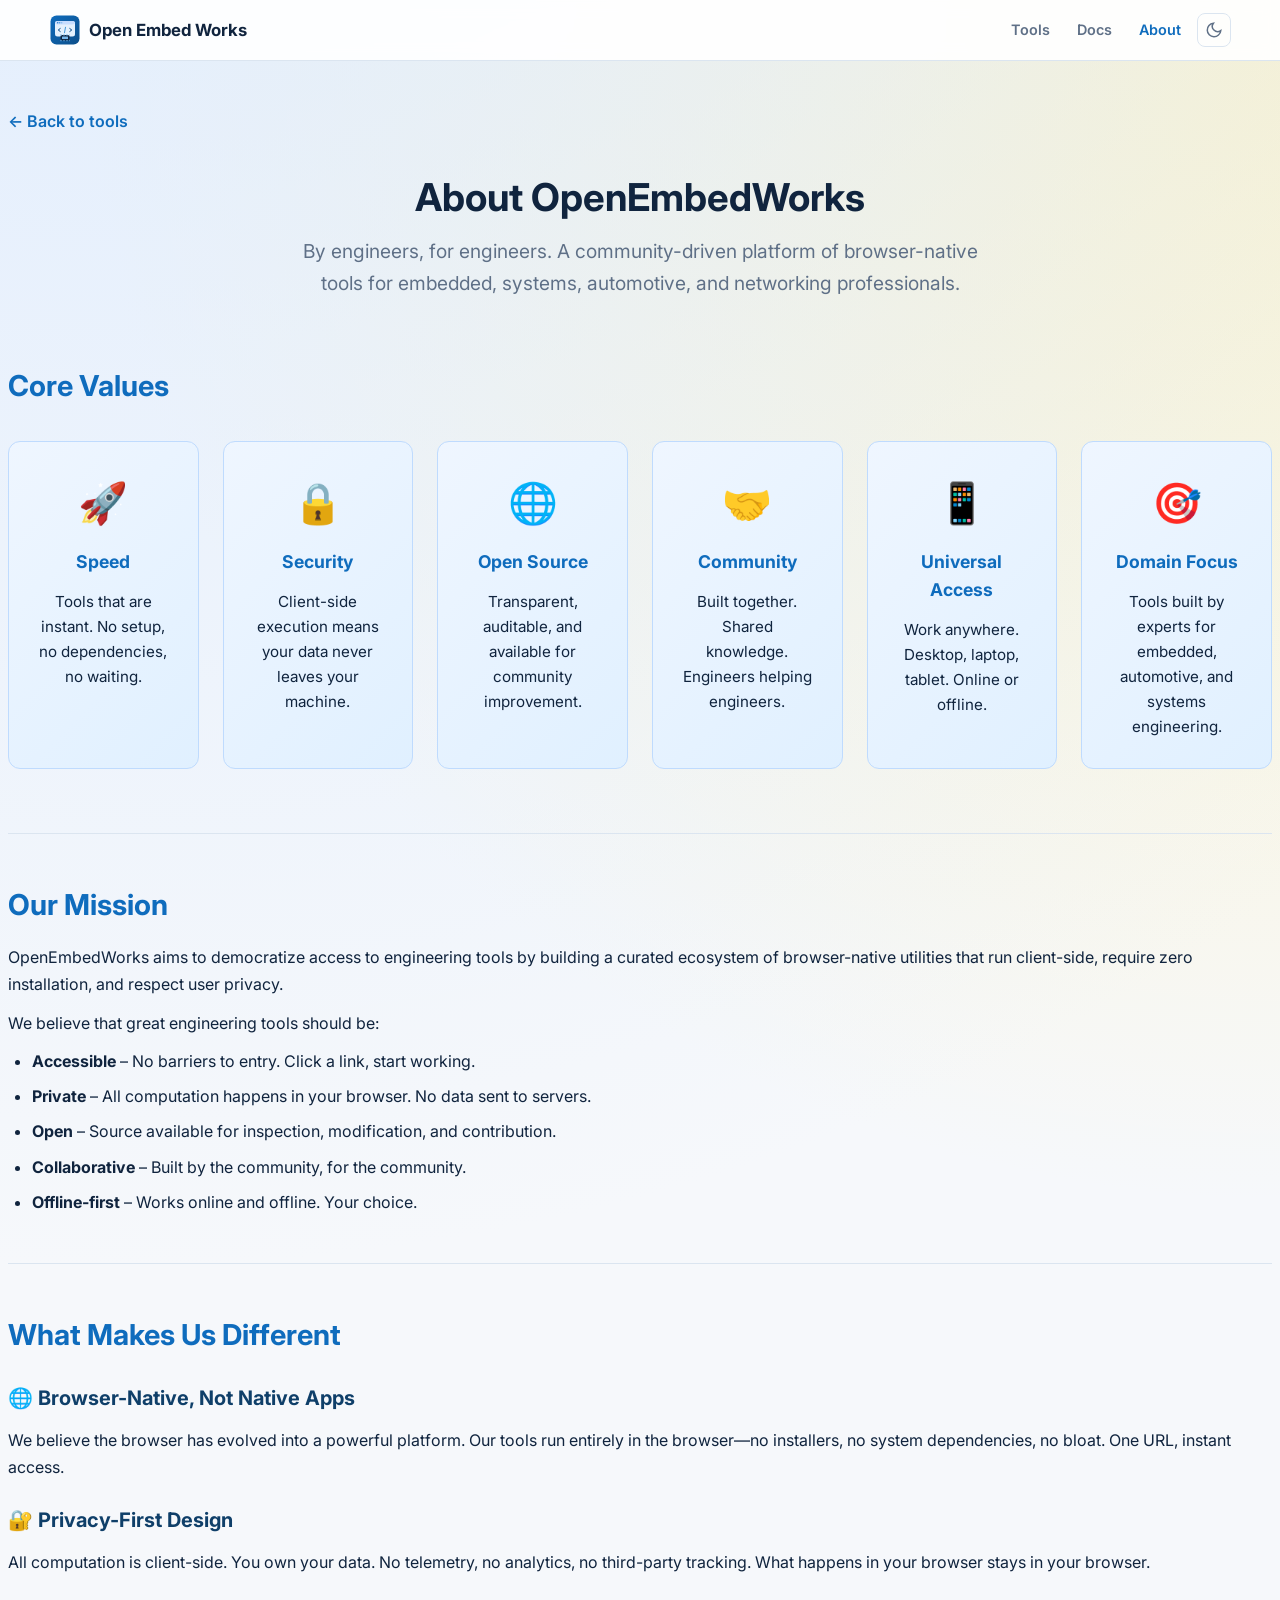
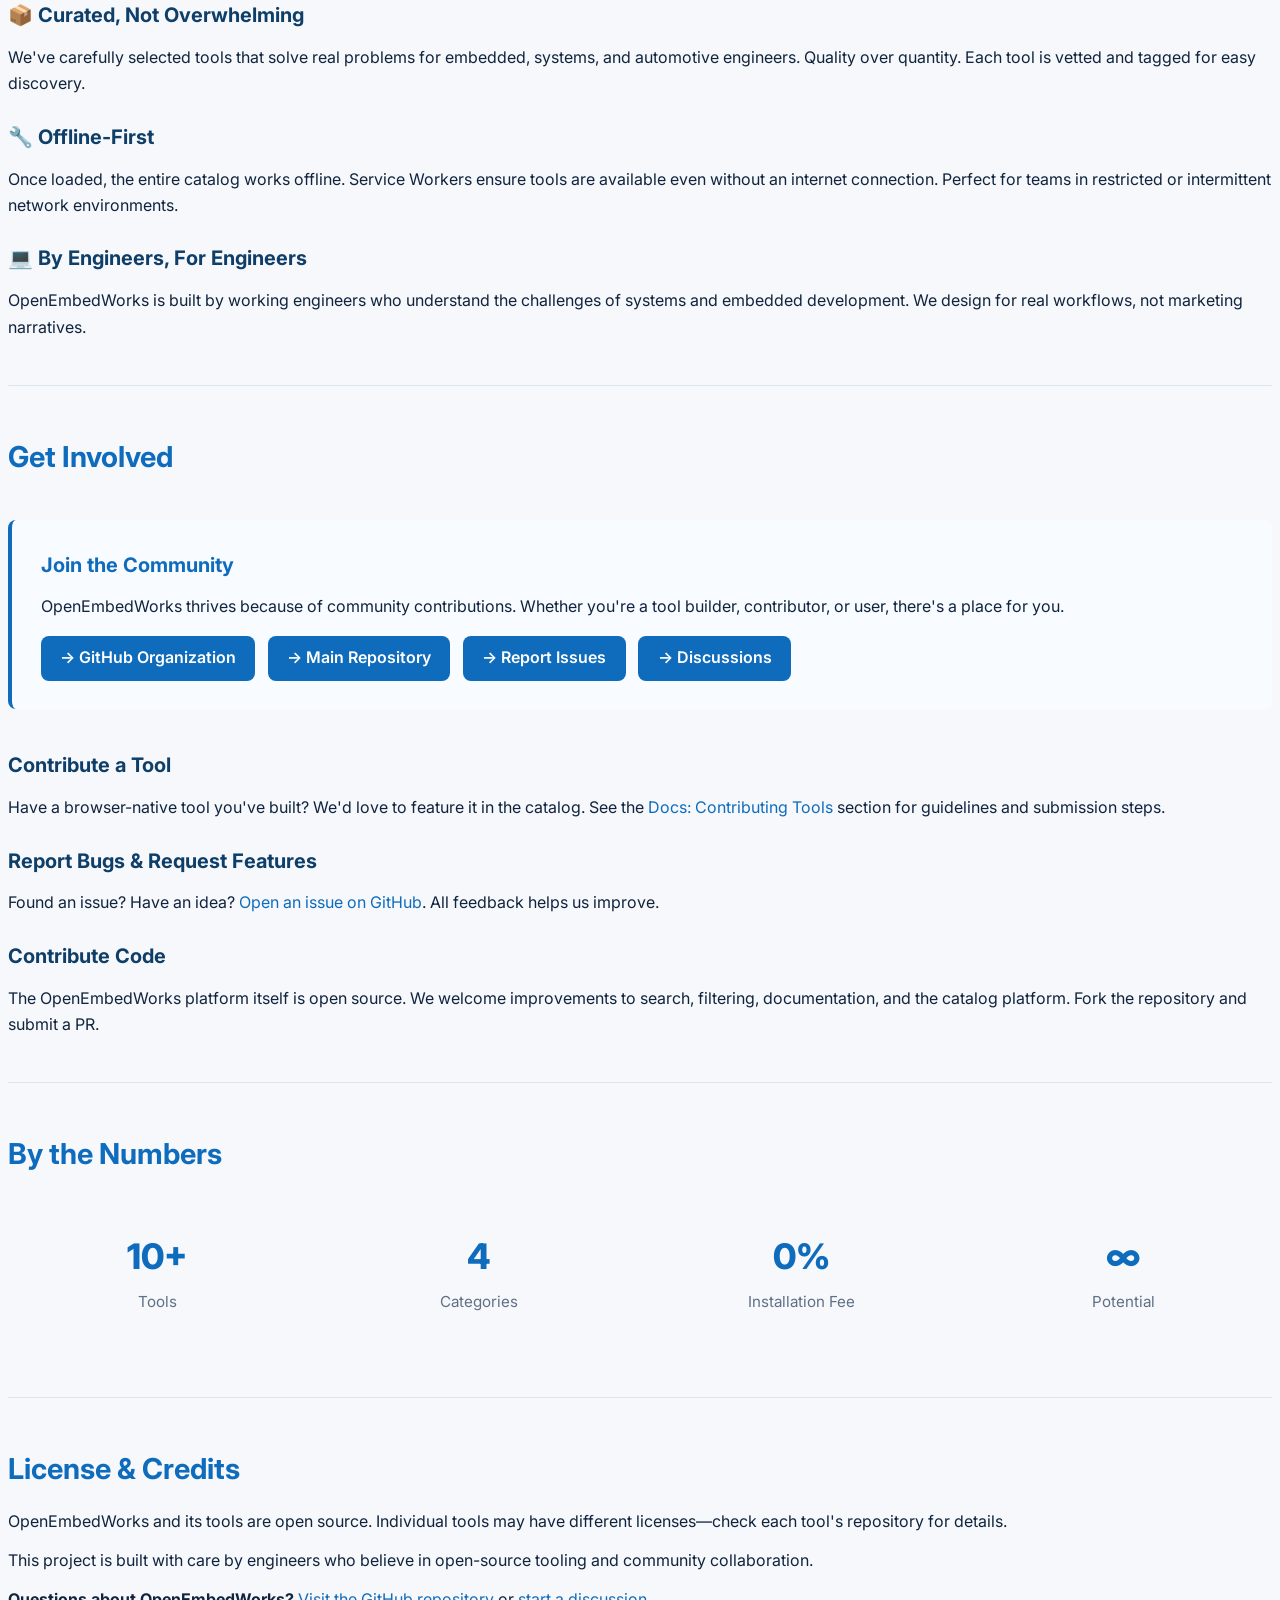
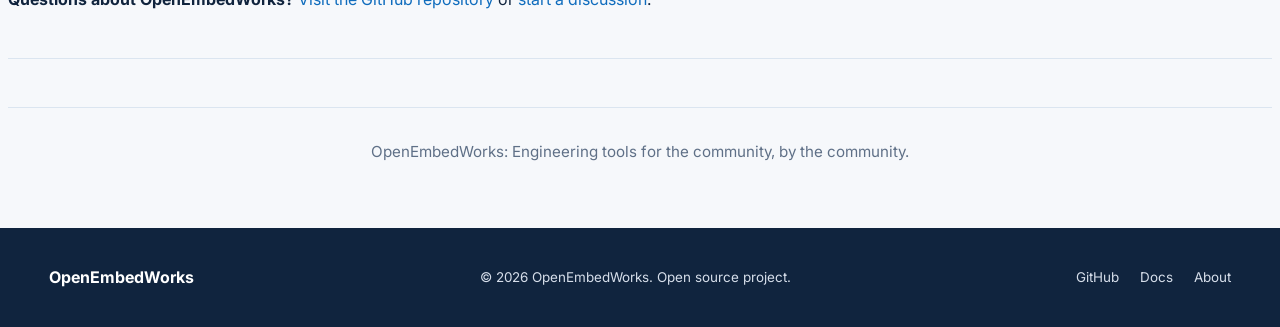
<file: about.html>
<!DOCTYPE html>
<html lang="en">
<head>
  <meta charset="UTF-8" />
  <!-- Prevent flash of wrong theme before CSS renders -->
  <script>try{var t=localStorage.getItem('oew-theme');if(t==='dark'||(t===null&&matchMedia('(prefers-color-scheme:dark)').matches))document.documentElement.setAttribute('data-theme','dark')}catch(e){}</script>
  <meta name="viewport" content="width=device-width, initial-scale=1.0" />
  <title>About | OpenEmbedWorks</title>
  <meta name="description" content="Learn about OpenEmbedWorks: a community-driven, open-source platform for browser-native engineering tools." />
  <meta name="robots" content="index, follow" />
  <link rel="canonical" href="https://openembedworks.github.io/about.html" />

  <!-- Preconnect for fonts -->
  <link rel="preconnect" href="https://fonts.googleapis.com" />
  <link rel="preconnect" href="https://fonts.gstatic.com" crossorigin />
  <link
    href="https://fonts.googleapis.com/css2?family=Inter:wght@400;500;600;700;800&family=JetBrains+Mono:wght@400;500&display=swap"
    rel="stylesheet"
  />

  <!-- Stylesheet -->
  <link rel="stylesheet" href="./assets/css/style.css" />
  <meta name="theme-color" content="#1e293b" />

  <style>
    .about-container {
      max-width: 900px;
      margin: 0 auto;
    }

    .about-hero {
      text-align: center;
      margin-bottom: 4rem;
    }

    .about-hero h1 {
      font-size: 2.4rem;
      margin-bottom: .5rem;
      color: var(--color-text);
    }

    .about-hero p {
      font-size: 1.2rem;
      color: var(--color-muted);
      max-width: 700px;
      margin: 0 auto 1.5rem;
      line-height: 1.65;
    }

    .about-section {
      margin-bottom: 3rem;
      padding-bottom: 2rem;
      border-bottom: 1px solid var(--color-border);
    }

    .about-section:last-child {
      border-bottom: none;
    }

    .about-section h2 {
      font-size: 1.8rem;
      margin-bottom: 1rem;
      color: var(--color-primary);
    }

    .about-section h3 {
      font-size: 1.25rem;
      margin-top: 1.5rem;
      margin-bottom: .8rem;
      color: #0f3f69;
    }

    .about-section p {
      font-size: 1rem;
      line-height: 1.65;
      color: var(--color-text);
      margin-bottom: .8rem;
    }

    .about-section ul {
      margin-left: 1.5rem;
      margin-bottom: 1rem;
    }

    .about-section li {
      font-size: 1rem;
      line-height: 1.6;
      color: var(--color-text);
      margin-bottom: .6rem;
    }

    .values-grid {
      display: grid;
      grid-template-columns: repeat(6, 1fr);
      gap: 1.5rem;
      margin: 2rem 0;
    }

    .value-card {
      background: linear-gradient(135deg, #eff6ff 0%, #e0f0ff 100%);
      border: 1px solid #bfdbfe;
      border-radius: 12px;
      padding: 1.8rem;
      text-align: center;
    }

    .value-card h3 {
      font-size: 1.1rem;
      margin-top: 0;
      color: var(--color-primary);
    }

    .value-card p {
      font-size: .95rem;
      margin-bottom: 0;
    }

    .value-emoji {
      font-size: 2.5rem;
      margin-bottom: .8rem;
      display: block;
    }

    .community-cta {
      background: #f8fbff;
      border-left: 4px solid var(--color-primary);
      border-radius: 8px;
      padding: 1.8rem;
      margin: 2.5rem 0;
    }

    .community-cta h3 {
      font-size: 1.25rem;
      margin-top: 0;
      color: var(--color-primary);
    }

    .community-cta p {
      font-size: 1rem;
      margin-bottom: 1rem;
    }

    .community-links {
      display: flex;
      flex-wrap: wrap;
      gap: .8rem;
    }

    .community-links a {
      display: inline-block;
      background: var(--color-primary);
      color: #fff;
      padding: .6rem 1.2rem;
      border-radius: 8px;
      font-weight: 600;
      text-decoration: none;
    }

    .community-links a:hover {
      background: #0d4f8a;
      text-decoration: none;
    }

    .back-link {
      display: inline-block;
      margin-bottom: 2rem;
      color: var(--color-primary);
      font-weight: 600;
    }

    .back-link:hover {
      text-decoration: underline;
    }

    .stats-row {
      display: grid;
      grid-template-columns: repeat(auto-fit, minmax(180px, 1fr));
      gap: 1.5rem;
      margin: 2rem 0;
      text-align: center;
    }

    .stat-item {
      padding: 1.2rem;
    }

    .stat-number {
      font-size: 2.2rem;
      font-weight: 800;
      color: var(--color-primary);
      margin-bottom: .3rem;
    }

    .stat-label {
      font-size: .95rem;
      color: var(--color-muted);
    }

    @media (max-width: 760px) {
      .about-hero h1 {
        font-size: 1.8rem;
      }

      .about-hero p {
        font-size: 1.05rem;
      }

      .about-section h2 {
        font-size: 1.4rem;
      }

      .values-grid {
        grid-template-columns: 1fr;
      }

      .community-links {
        flex-direction: column;
      }

      .community-links a {
        width: 100%;
        text-align: center;
      }
    }

    [data-theme="dark"] .about-section h3 { color: #7ec8e3; }

    [data-theme="dark"] .value-card {
      background: linear-gradient(135deg, #1a2a40 0%, #0d2035 100%);
      border-color: #2d4a66;
    }

    [data-theme="dark"] .community-cta { background: #161b22; }
  </style>
</head>
<body>

  <!-- NAVIGATION -->
  <nav class="site-nav" aria-label="Main navigation">
    <div class="container">
      <a href="./" class="nav-brand" aria-label="OpenEmbedWorks home">
        <img src="./assets/oew-logo.svg" class="nav-logo" width="32" height="32" alt="" aria-hidden="true" />
        <span>Open Embed Works</span>
      </a>

      <div class="nav-right">
        <ul class="nav-links" role="list">
          <li><a href="./#tools">Tools</a></li>
          <li><a href="./docs.html">Docs</a></li>
          <li><a href="./about.html" aria-current="page">About</a></li>
        </ul>
        <button class="theme-toggle" id="theme-toggle" aria-label="Toggle theme" title="Toggle dark/light theme">
          <svg class="icon-moon" width="18" height="18" viewBox="0 0 24 24" fill="none" stroke="currentColor" stroke-width="2" aria-hidden="true"><path d="M21 12.79A9 9 0 1 1 11.21 3 7 7 0 0 0 21 12.79z"/></svg>
          <svg class="icon-sun" width="18" height="18" viewBox="0 0 24 24" fill="none" stroke="currentColor" stroke-width="2" aria-hidden="true"><circle cx="12" cy="12" r="5"/><line x1="12" y1="1" x2="12" y2="3"/><line x1="12" y1="21" x2="12" y2="23"/><line x1="4.22" y1="4.22" x2="5.64" y2="5.64"/><line x1="18.36" y1="18.36" x2="19.78" y2="19.78"/><line x1="1" y1="12" x2="3" y2="12"/><line x1="21" y1="12" x2="23" y2="12"/><line x1="4.22" y1="19.78" x2="5.64" y2="18.36"/><line x1="18.36" y1="5.64" x2="19.78" y2="4.22"/></svg>
        </button>
      </div>
    </div>
  </nav>

  <!-- MAIN CONTENT -->
  <main class="tools-sections" style="padding: 3rem 0 4rem;">
    <div class="container about-container">
      <a href="./#tools" class="back-link">← Back to tools</a>

      <section class="about-hero">
        <h1>About OpenEmbedWorks</h1>
        <p>
          By engineers, for engineers. A community-driven platform of browser-native tools for embedded, systems, automotive, and networking professionals.
        </p>
      </section>

      <!-- Core Values -->
      <section class="about-section">
        <h2>Core Values</h2>

        <div class="values-grid">
          <div class="value-card">
            <span class="value-emoji">🚀</span>
            <h3>Speed</h3>
            <p>Tools that are instant. No setup, no dependencies, no waiting.</p>
          </div>

          <div class="value-card">
            <span class="value-emoji">🔒</span>
            <h3>Security</h3>
            <p>Client-side execution means your data never leaves your machine.</p>
          </div>

          <div class="value-card">
            <span class="value-emoji">🌐</span>
            <h3>Open Source</h3>
            <p>Transparent, auditable, and available for community improvement.</p>
          </div>

          <div class="value-card">
            <span class="value-emoji">🤝</span>
            <h3>Community</h3>
            <p>Built together. Shared knowledge. Engineers helping engineers.</p>
          </div>

          <div class="value-card">
            <span class="value-emoji">📱</span>
            <h3>Universal Access</h3>
            <p>Work anywhere. Desktop, laptop, tablet. Online or offline.</p>
          </div>

          <div class="value-card">
            <span class="value-emoji">🎯</span>
            <h3>Domain Focus</h3>
            <p>Tools built by experts for embedded, automotive, and systems engineering.</p>
          </div>
        </div>
      </section>

      <!-- Mission & Vision -->
      <section class="about-section">
        <h2>Our Mission</h2>

        <p>
          OpenEmbedWorks aims to democratize access to engineering tools by building a curated ecosystem of browser-native utilities that run client-side, require zero installation, and respect user privacy.
        </p>

        <p>
          We believe that great engineering tools should be:
        </p>

        <ul>
          <li><strong>Accessible</strong> – No barriers to entry. Click a link, start working.</li>
          <li><strong>Private</strong> – All computation happens in your browser. No data sent to servers.</li>
          <li><strong>Open</strong> – Source available for inspection, modification, and contribution.</li>
          <li><strong>Collaborative</strong> – Built by the community, for the community.</li>
          <li><strong>Offline-first</strong> – Works online and offline. Your choice.</li>
        </ul>
      </section>

      <!-- What Makes Us Different -->
      <section class="about-section">
        <h2>What Makes Us Different</h2>

        <h3>🌐 Browser-Native, Not Native Apps</h3>
        <p>
          We believe the browser has evolved into a powerful platform. Our tools run entirely in the browser—no installers, no system dependencies, no bloat. One URL, instant access.
        </p>

        <h3>🔐 Privacy-First Design</h3>
        <p>
          All computation is client-side. You own your data. No telemetry, no analytics, no third-party tracking. What happens in your browser stays in your browser.
        </p>

        <h3>📦 Curated, Not Overwhelming</h3>
        <p>
          We've carefully selected tools that solve real problems for embedded, systems, and automotive engineers. Quality over quantity. Each tool is vetted and tagged for easy discovery.
        </p>

        <h3>🔧 Offline-First</h3>
        <p>
          Once loaded, the entire catalog works offline. Service Workers ensure tools are available even without an internet connection. Perfect for teams in restricted or intermittent network environments.
        </p>

        <h3>💻 By Engineers, For Engineers</h3>
        <p>
          OpenEmbedWorks is built by working engineers who understand the challenges of systems and embedded development. We design for real workflows, not marketing narratives.
        </p>
      </section>

      <!-- Getting Started -->
      <section class="about-section">
        <h2>Get Involved</h2>

        <div class="community-cta">
          <h3>Join the Community</h3>
          <p>
            OpenEmbedWorks thrives because of community contributions. Whether you're a tool builder, contributor, or user, there's a place for you.
          </p>

          <div class="community-links">
            <a href="https://github.com/openembedworks" target="_blank" rel="noopener noreferrer">
              → GitHub Organization
            </a>
            <a href="https://github.com/openembedworks/openembedworks.github.io" target="_blank" rel="noopener noreferrer">
              → Main Repository
            </a>
            <a href="https://github.com/openembedworks/openembedworks.github.io/issues" target="_blank" rel="noopener noreferrer">
              → Report Issues
            </a>
            <a href="https://github.com/openembedworks/openembedworks.github.io/discussions" target="_blank" rel="noopener noreferrer">
              → Discussions
            </a>
          </div>
        </div>

        <h3>Contribute a Tool</h3>
        <p>
          Have a browser-native tool you've built? We'd love to feature it in the catalog. See the <a href="./docs.html#contributing">Docs: Contributing Tools</a> section for guidelines and submission steps.
        </p>

        <h3>Report Bugs & Request Features</h3>
        <p>
          Found an issue? Have an idea? <a href="https://github.com/openembedworks/openembedworks.github.io/issues" target="_blank">Open an issue on GitHub</a>. All feedback helps us improve.
        </p>

        <h3>Contribute Code</h3>
        <p>
          The OpenEmbedWorks platform itself is open source. We welcome improvements to search, filtering, documentation, and the catalog platform. Fork the repository and submit a PR.
        </p>
      </section>

      <!-- Stats -->
      <section class="about-section">
        <h2>By the Numbers</h2>
        <div class="stats-row">
          <div class="stat-item">
            <div class="stat-number">10+</div>
            <div class="stat-label">Tools</div>
          </div>
          <div class="stat-item">
            <div class="stat-number">4</div>
            <div class="stat-label">Categories</div>
          </div>
          <div class="stat-item">
            <div class="stat-number">0%</div>
            <div class="stat-label">Installation Fee</div>
          </div>
          <div class="stat-item">
            <div class="stat-number">∞</div>
            <div class="stat-label">Potential</div>
          </div>
        </div>
      </section>

      <!-- License & Credits -->
      <section class="about-section">
        <h2>License & Credits</h2>

        <p>
          OpenEmbedWorks and its tools are open source. Individual tools may have different licenses—check each tool's repository for details.
        </p>

        <p>
          This project is built with care by engineers who believe in open-source tooling and community collaboration.
        </p>

        <p>
          <strong>Questions about OpenEmbedWorks?</strong> <a href="https://github.com/openembedworks/openembedworks.github.io" target="_blank">Visit the GitHub repository</a> or <a href="https://github.com/openembedworks/openembedworks.github.io/discussions" target="_blank">start a discussion</a>.
        </p>
      </section>

      <div style="margin-top: 3rem; padding-top: 2rem; border-top: 1px solid var(--color-border); text-align: center;">
        <p style="color: var(--color-muted); font-size: .95rem;">
          OpenEmbedWorks: Engineering tools for the community, by the community.
        </p>
      </div>
    </div>
  </main>

  <!-- FOOTER -->
  <footer class="site-footer" role="contentinfo">
    <div class="container">
      <div class="footer-inner">
        <span class="footer-brand">OpenEmbedWorks</span>
        <p class="footer-copy">
          &copy; <span id="footer-year"></span> OpenEmbedWorks. Open source project.
        </p>
        <ul class="footer-links" role="list">
          <li><a href="https://github.com/openembedworks" target="_blank" rel="noopener noreferrer">GitHub</a></li>
          <li><a href="./docs.html">Docs</a></li>
          <li><a href="./about.html">About</a></li>
        </ul>
      </div>
    </div>
  </footer>

  <script src="./assets/js/theme.js" defer></script>
  <script>
    document.getElementById('footer-year').textContent = new Date().getFullYear();
  </script>

</body>
</html>
</file>
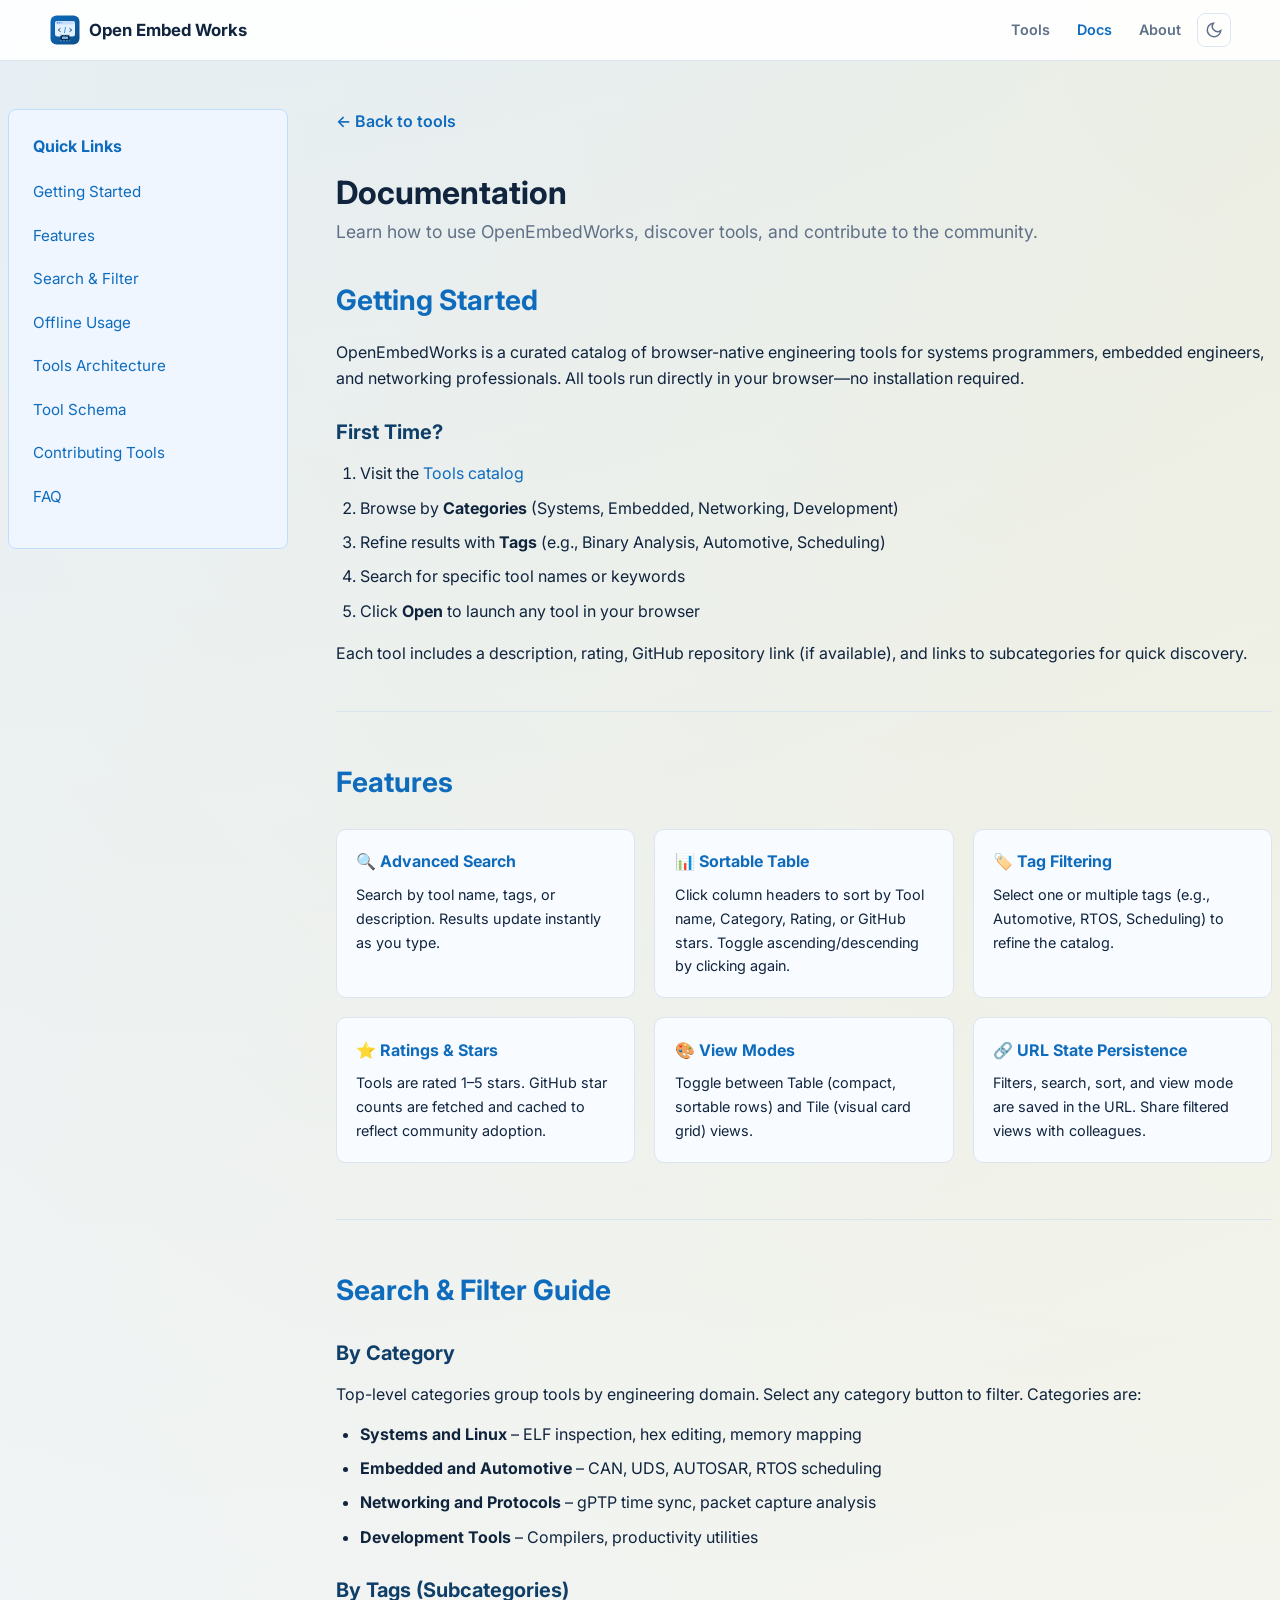
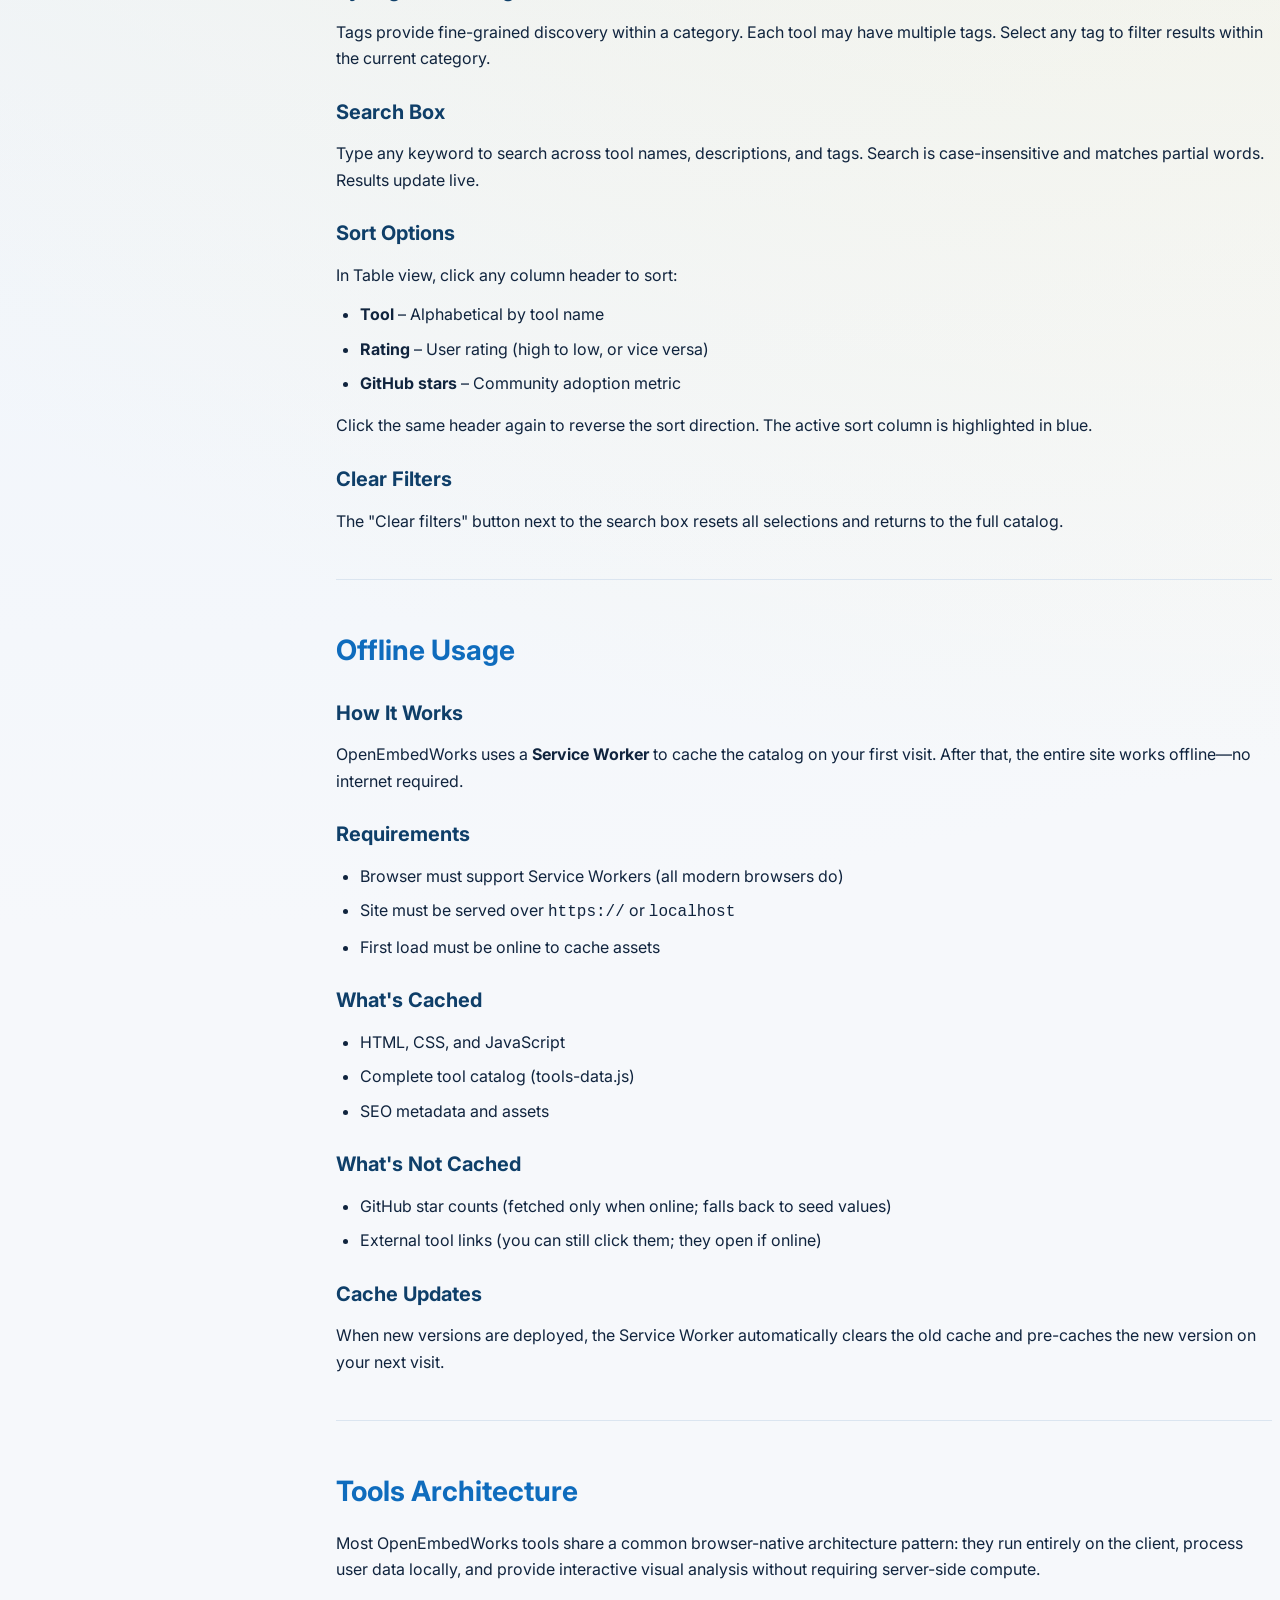
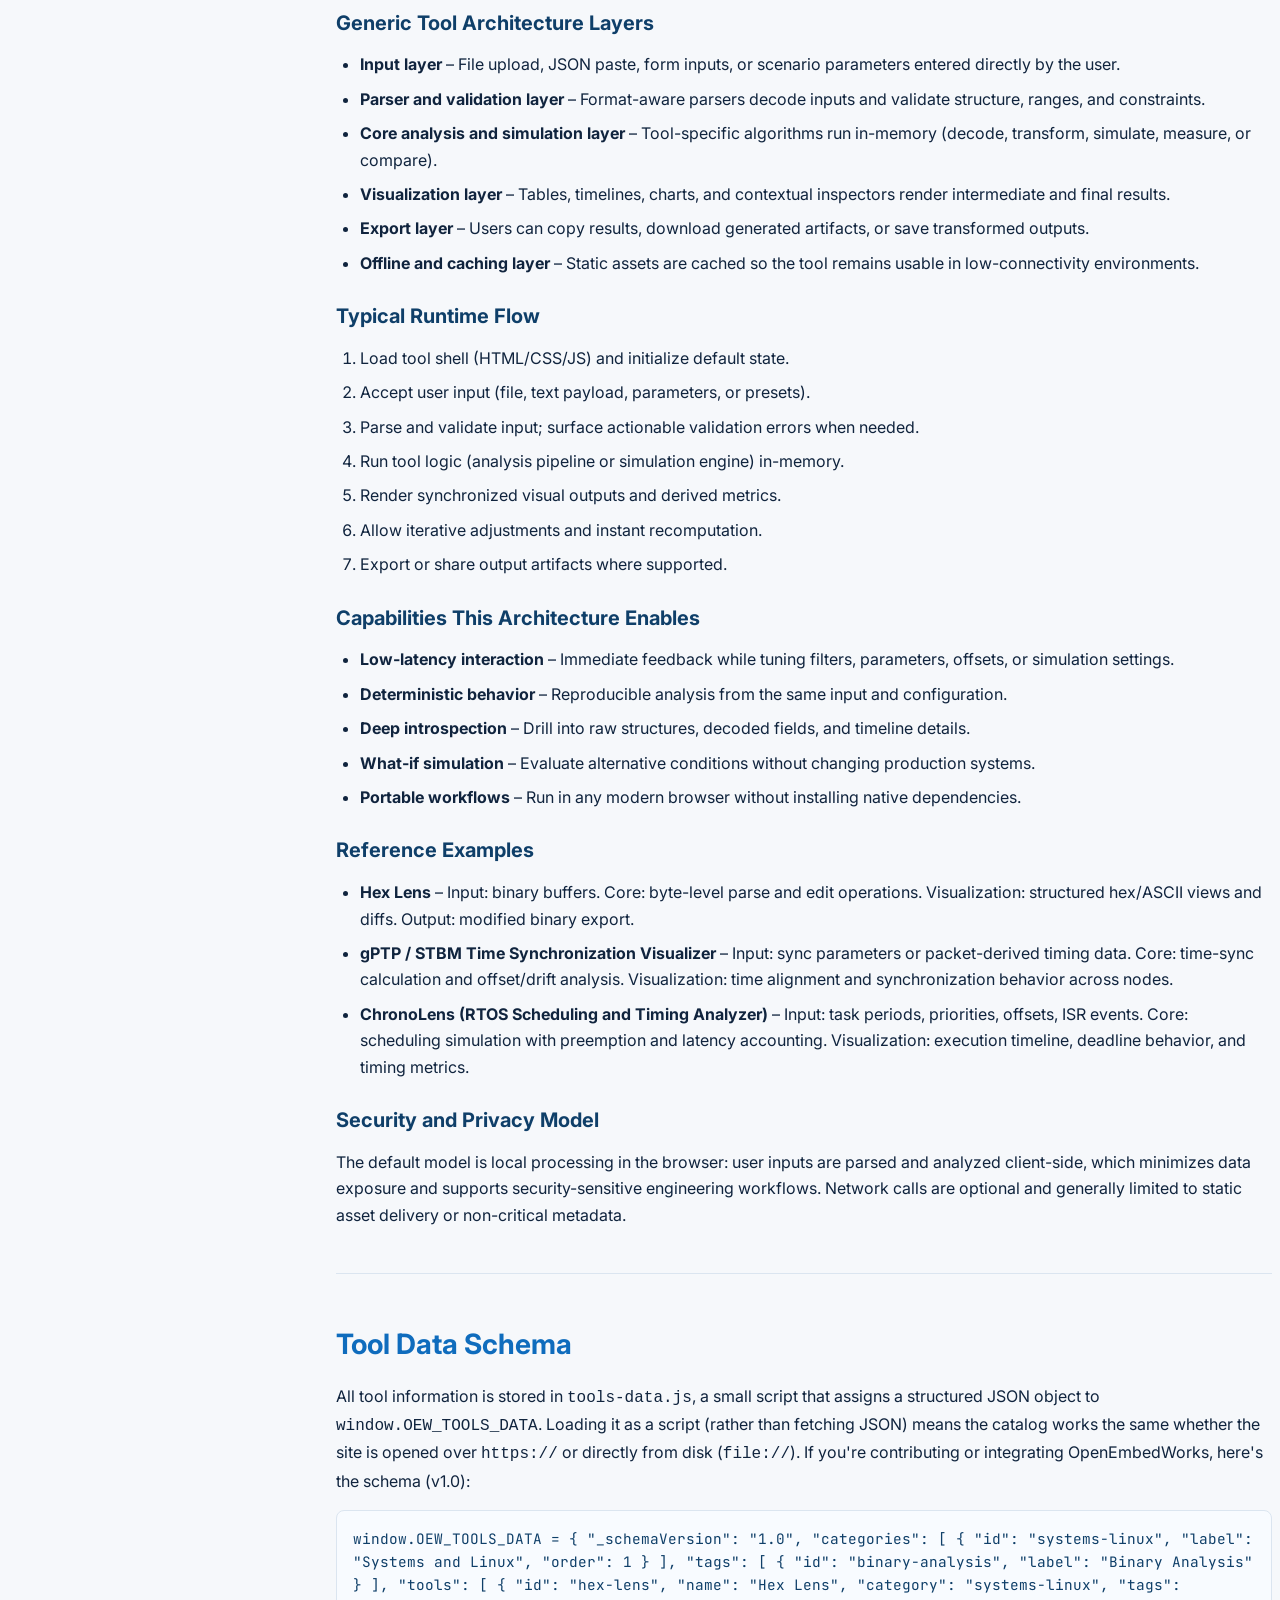
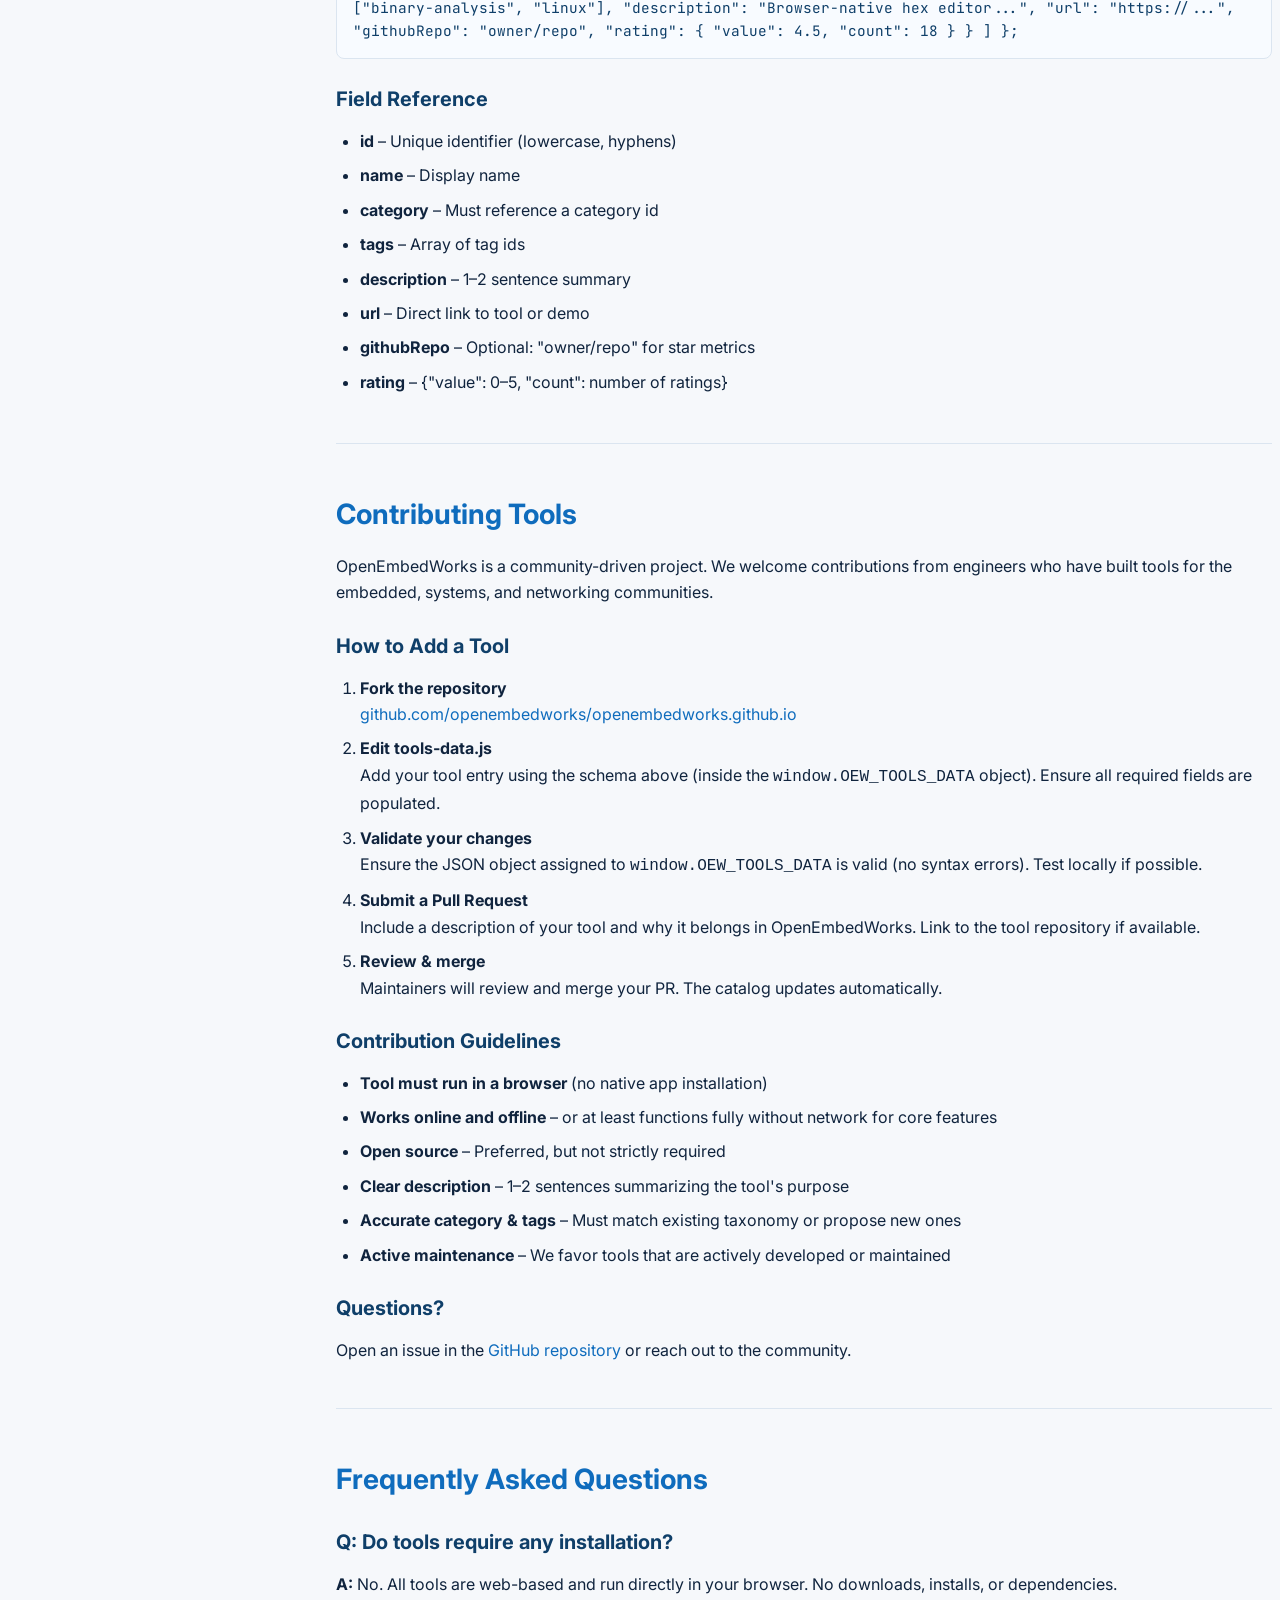
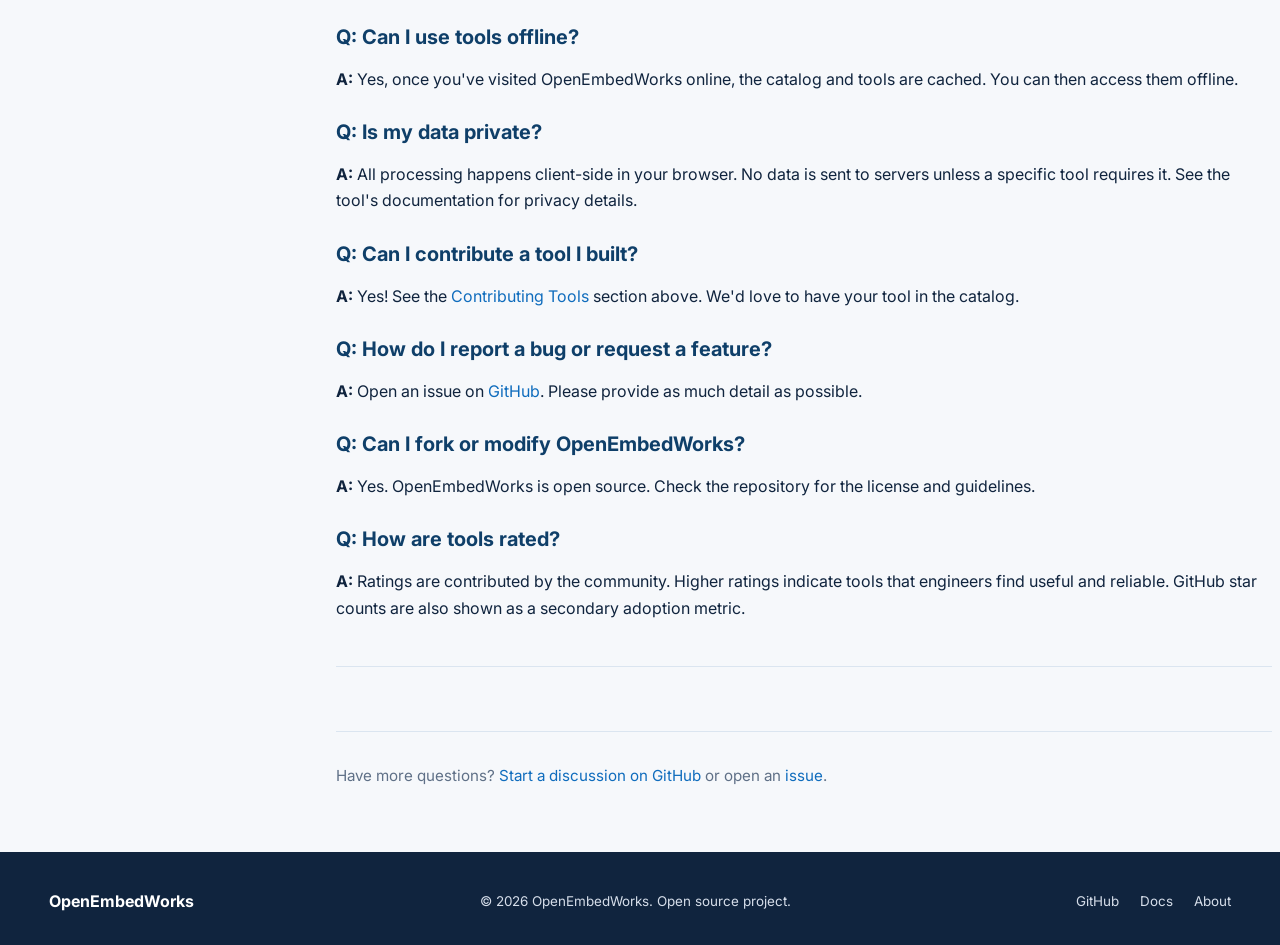
<file: docs.html>
<!DOCTYPE html>
<html lang="en">
<head>
  <meta charset="UTF-8" />
  <!-- Prevent flash of wrong theme before CSS renders -->
  <script>try{var t=localStorage.getItem('oew-theme');if(t==='dark'||(t===null&&matchMedia('(prefers-color-scheme:dark)').matches))document.documentElement.setAttribute('data-theme','dark')}catch(e){}</script>
  <meta name="viewport" content="width=device-width, initial-scale=1.0" />
  <title>Documentation | OpenEmbedWorks</title>
  <meta name="description" content="Learn how to use OpenEmbedWorks, discover tools, and contribute to the community." />
  <meta name="robots" content="index, follow" />
  <link rel="canonical" href="https://openembedworks.github.io/docs.html" />

  <!-- Preconnect for fonts -->
  <link rel="preconnect" href="https://fonts.googleapis.com" />
  <link rel="preconnect" href="https://fonts.gstatic.com" crossorigin />
  <link
    href="https://fonts.googleapis.com/css2?family=Inter:wght@400;500;600;700;800&family=JetBrains+Mono:wght@400;500&display=swap"
    rel="stylesheet"
  />

  <!-- Stylesheet -->
  <link rel="stylesheet" href="./assets/css/style.css" />
  <meta name="theme-color" content="#1e293b" />

  <style>
    .docs-container {
      max-width: 1200px;
      margin: 0 auto;
      display: grid;
      grid-template-columns: 280px 1fr;
      gap: 3rem;
    }

    .docs-sidebar {
      grid-column: 1;
    }

    .docs-content {
      grid-column: 2;
    }

    .docs-section {
      margin-bottom: 3rem;
      padding-bottom: 2rem;
      border-bottom: 1px solid var(--color-border);
    }

    .docs-section:last-child {
      border-bottom: none;
    }

    .docs-section h2 {
      font-size: 1.75rem;
      margin-bottom: 1rem;
      color: var(--color-primary);
    }

    .docs-section h3 {
      font-size: 1.25rem;
      margin-top: 1.5rem;
      margin-bottom: .8rem;
      color: #0f3f69;
    }

    .docs-section p,
    .docs-section li {
      font-size: 1rem;
      line-height: 1.65;
      color: var(--color-text);
      margin-bottom: .8rem;
    }

    .docs-section ul,
    .docs-section ol {
      margin-left: 1.5rem;
      margin-bottom: 1rem;
    }

    .docs-section li {
      margin-bottom: .5rem;
    }

    .code-block {
      background: #f8fbff;
      border: 1px solid var(--color-border);
      border-radius: 8px;
      padding: 1rem;
      font-family: 'JetBrains Mono', monospace;
      font-size: .9rem;
      color: #0f3f69;
      overflow-x: auto;
      margin: 1rem 0;
    }

    .feature-grid {
      display: grid;
      grid-template-columns: repeat(auto-fit, minmax(240px, 1fr));
      gap: 1.2rem;
      margin: 1.5rem 0;
    }

    .feature-card {
      background: #f8fbff;
      border: 1px solid var(--color-border);
      border-radius: 10px;
      padding: 1.2rem;
    }

    .feature-card h4 {
      font-size: 1rem;
      margin-bottom: .5rem;
      color: #0f6cbd;
    }

    .feature-card p {
      font-size: .9rem;
      margin-bottom: 0;
    }

    .back-link {
      display: inline-block;
      margin-bottom: 2rem;
      color: var(--color-primary);
      font-weight: 600;
    }

    .back-link:hover {
      text-decoration: underline;
    }

    .toc {
      background: #eff6ff;
      border: 1px solid #bfdbfe;
      border-radius: 8px;
      padding: 1.5rem;
      position: sticky;
      top: 20px;
    }

    .toc h3 {
      font-size: 1rem;
      margin-top: 0;
      color: var(--color-primary);
      margin-bottom: 1rem;
    }

    .toc ul {
      list-style: none;
      margin-left: 0;
    }

    .toc li {
      margin-bottom: .6rem;
    }

    .toc a {
      color: var(--color-primary);
      text-decoration: none;
      font-size: .95rem;
      display: block;
      padding: .3rem 0;
      transition: color 0.2s;
    }

    .toc a:hover {
      color: #0d4f8a;
      text-decoration: none;
    }

    @media (max-width: 1024px) {
      .docs-container {
        grid-template-columns: 1fr;
        gap: 2rem;
      }

      .docs-sidebar {
        grid-column: 1;
      }

      .docs-content {
        grid-column: 1;
      }

      .toc {
        position: static;
        margin-bottom: 2rem;
      }
    }

    @media (max-width: 760px) {
      .docs-section h2 {
        font-size: 1.4rem;
      }

      .feature-grid {
        grid-template-columns: 1fr;
      }

      .code-block {
        font-size: .85rem;
      }

      .docs-container {
        grid-template-columns: 1fr;
        gap: 1.5rem;
      }

      .toc {
        padding: 1rem;
      }

      .toc h3 {
        font-size: .95rem;
      }
    }
    [data-theme="dark"] .docs-section h3 { color: #7ec8e3; }

    [data-theme="dark"] .code-block {
      background: #1c2533;
      color: #8ec8e8;
      border-color: var(--color-border);
    }

    [data-theme="dark"] .feature-card { background: var(--color-surface); }

    [data-theme="dark"] .feature-card h4 { color: var(--color-primary); }

    [data-theme="dark"] .toc {
      background: #161b22;
      border-color: #30363d;
    }

    [data-theme="dark"] .toc a:hover { color: var(--color-primary); }
  </style>
</head>
<body>

  <!-- NAVIGATION -->
  <nav class="site-nav" aria-label="Main navigation">
    <div class="container">
      <a href="./" class="nav-brand" aria-label="OpenEmbedWorks home">
        <img src="./assets/oew-logo.svg" class="nav-logo" width="32" height="32" alt="" aria-hidden="true" />
        <span>Open Embed Works</span>
      </a>

      <div class="nav-right">
        <ul class="nav-links" role="list">
          <li><a href="./#tools">Tools</a></li>
          <li><a href="./docs.html" aria-current="page">Docs</a></li>
          <li><a href="./about.html">About</a></li>
        </ul>
        <button class="theme-toggle" id="theme-toggle" aria-label="Toggle theme" title="Toggle dark/light theme">
          <svg class="icon-moon" width="18" height="18" viewBox="0 0 24 24" fill="none" stroke="currentColor" stroke-width="2" aria-hidden="true"><path d="M21 12.79A9 9 0 1 1 11.21 3 7 7 0 0 0 21 12.79z"/></svg>
          <svg class="icon-sun" width="18" height="18" viewBox="0 0 24 24" fill="none" stroke="currentColor" stroke-width="2" aria-hidden="true"><circle cx="12" cy="12" r="5"/><line x1="12" y1="1" x2="12" y2="3"/><line x1="12" y1="21" x2="12" y2="23"/><line x1="4.22" y1="4.22" x2="5.64" y2="5.64"/><line x1="18.36" y1="18.36" x2="19.78" y2="19.78"/><line x1="1" y1="12" x2="3" y2="12"/><line x1="21" y1="12" x2="23" y2="12"/><line x1="4.22" y1="19.78" x2="5.64" y2="18.36"/><line x1="18.36" y1="5.64" x2="19.78" y2="4.22"/></svg>
        </button>
      </div>
    </div>
  </nav>

  <!-- MAIN CONTENT -->
  <main class="tools-sections" style="padding: 3rem 0 4rem;">
    <div class="container docs-container">
      <aside class="docs-sidebar">
        <div class="toc">
          <h3>Quick Links</h3>
          <ul>
            <li><a href="#getting-started">Getting Started</a></li>
            <li><a href="#features">Features</a></li>
            <li><a href="#search-filter">Search & Filter</a></li>
            <li><a href="#offline">Offline Usage</a></li>
            <li><a href="#tools-architecture">Tools Architecture</a></li>
            <li><a href="#schema">Tool Schema</a></li>
            <li><a href="#contributing">Contributing Tools</a></li>
            <li><a href="#faq">FAQ</a></li>
          </ul>
        </div>
      </aside>

      <div class="docs-content">
        <a href="./#tools" class="back-link">← Back to tools</a>

        <h1>Documentation</h1>
        <p style="font-size: 1.1rem; color: var(--color-muted); margin-bottom: 2rem;">
          Learn how to use OpenEmbedWorks, discover tools, and contribute to the community.
        </p>

        <!-- Getting Started -->
      <section class="docs-section" id="getting-started">
        <h2>Getting Started</h2>
        <p>
          OpenEmbedWorks is a curated catalog of browser-native engineering tools for systems programmers, embedded engineers, and networking professionals. All tools run directly in your browser—no installation required.
        </p>

        <h3>First Time?</h3>
        <ol>
          <li>Visit the <a href="./#tools">Tools catalog</a></li>
          <li>Browse by <strong>Categories</strong> (Systems, Embedded, Networking, Development)</li>
          <li>Refine results with <strong>Tags</strong> (e.g., Binary Analysis, Automotive, Scheduling)</li>
          <li>Search for specific tool names or keywords</li>
          <li>Click <strong>Open</strong> to launch any tool in your browser</li>
        </ol>

        <p>
          Each tool includes a description, rating, GitHub repository link (if available), and links to subcategories for quick discovery.
        </p>
      </section>

      <!-- Features -->
      <section class="docs-section" id="features">
        <h2>Features</h2>

        <div class="feature-grid">
          <div class="feature-card">
            <h4>🔍 Advanced Search</h4>
            <p>Search by tool name, tags, or description. Results update instantly as you type.</p>
          </div>

          <div class="feature-card">
            <h4>📊 Sortable Table</h4>
            <p>Click column headers to sort by Tool name, Category, Rating, or GitHub stars. Toggle ascending/descending by clicking again.</p>
          </div>

          <div class="feature-card">
            <h4>🏷️ Tag Filtering</h4>
            <p>Select one or multiple tags (e.g., Automotive, RTOS, Scheduling) to refine the catalog.</p>
          </div>

          <div class="feature-card">
            <h4>⭐ Ratings & Stars</h4>
            <p>Tools are rated 1–5 stars. GitHub star counts are fetched and cached to reflect community adoption.</p>
          </div>

          <div class="feature-card">
            <h4>🎨 View Modes</h4>
            <p>Toggle between Table (compact, sortable rows) and Tile (visual card grid) views.</p>
          </div>

          <div class="feature-card">
            <h4>🔗 URL State Persistence</h4>
            <p>Filters, search, sort, and view mode are saved in the URL. Share filtered views with colleagues.</p>
          </div>
        </div>
      </section>

      <!-- Search & Filter -->
      <section class="docs-section" id="search-filter">
        <h2>Search & Filter Guide</h2>

        <h3>By Category</h3>
        <p>
          Top-level categories group tools by engineering domain. Select any category button to filter. Categories are:
        </p>
        <ul>
          <li><strong>Systems and Linux</strong> – ELF inspection, hex editing, memory mapping</li>
          <li><strong>Embedded and Automotive</strong> – CAN, UDS, AUTOSAR, RTOS scheduling</li>
          <li><strong>Networking and Protocols</strong> – gPTP time sync, packet capture analysis</li>
          <li><strong>Development Tools</strong> – Compilers, productivity utilities</li>
        </ul>

        <h3>By Tags (Subcategories)</h3>
        <p>
          Tags provide fine-grained discovery within a category. Each tool may have multiple tags. Select any tag to filter results within the current category.
        </p>

        <h3>Search Box</h3>
        <p>
          Type any keyword to search across tool names, descriptions, and tags. Search is case-insensitive and matches partial words. Results update live.
        </p>

        <h3>Sort Options</h3>
        <p>
          In Table view, click any column header to sort:
        </p>
        <ul>
          <li><strong>Tool</strong> – Alphabetical by tool name</li>
          <li><strong>Rating</strong> – User rating (high to low, or vice versa)</li>
          <li><strong>GitHub stars</strong> – Community adoption metric</li>
        </ul>

        <p>
          Click the same header again to reverse the sort direction. The active sort column is highlighted in blue.
        </p>

        <h3>Clear Filters</h3>
        <p>
          The "Clear filters" button next to the search box resets all selections and returns to the full catalog.
        </p>
      </section>

      <!-- Offline Usage -->
      <section class="docs-section" id="offline">
        <h2>Offline Usage</h2>

        <h3>How It Works</h3>
        <p>
          OpenEmbedWorks uses a <strong>Service Worker</strong> to cache the catalog on your first visit. After that, the entire site works offline—no internet required.
        </p>

        <h3>Requirements</h3>
        <ul>
          <li>Browser must support Service Workers (all modern browsers do)</li>
          <li>Site must be served over <code>https://</code> or <code>localhost</code></li>
          <li>First load must be online to cache assets</li>
        </ul>

        <h3>What's Cached</h3>
        <ul>
          <li>HTML, CSS, and JavaScript</li>
          <li>Complete tool catalog (tools-data.js)</li>
          <li>SEO metadata and assets</li>
        </ul>

        <h3>What's Not Cached</h3>
        <ul>
          <li>GitHub star counts (fetched only when online; falls back to seed values)</li>
          <li>External tool links (you can still click them; they open if online)</li>
        </ul>

        <h3>Cache Updates</h3>
        <p>
          When new versions are deployed, the Service Worker automatically clears the old cache and pre-caches the new version on your next visit.
        </p>
      </section>

      <!-- Tools Architecture -->
      <section class="docs-section" id="tools-architecture">
        <h2>Tools Architecture</h2>

        <p>
          Most OpenEmbedWorks tools share a common browser-native architecture pattern: they run entirely on the client, process user data locally, and provide interactive visual analysis without requiring server-side compute.
        </p>

        <h3>Generic Tool Architecture Layers</h3>
        <ul>
          <li><strong>Input layer</strong> – File upload, JSON paste, form inputs, or scenario parameters entered directly by the user.</li>
          <li><strong>Parser and validation layer</strong> – Format-aware parsers decode inputs and validate structure, ranges, and constraints.</li>
          <li><strong>Core analysis and simulation layer</strong> – Tool-specific algorithms run in-memory (decode, transform, simulate, measure, or compare).</li>
          <li><strong>Visualization layer</strong> – Tables, timelines, charts, and contextual inspectors render intermediate and final results.</li>
          <li><strong>Export layer</strong> – Users can copy results, download generated artifacts, or save transformed outputs.</li>
          <li><strong>Offline and caching layer</strong> – Static assets are cached so the tool remains usable in low-connectivity environments.</li>
        </ul>

        <h3>Typical Runtime Flow</h3>
        <ol>
          <li>Load tool shell (HTML/CSS/JS) and initialize default state.</li>
          <li>Accept user input (file, text payload, parameters, or presets).</li>
          <li>Parse and validate input; surface actionable validation errors when needed.</li>
          <li>Run tool logic (analysis pipeline or simulation engine) in-memory.</li>
          <li>Render synchronized visual outputs and derived metrics.</li>
          <li>Allow iterative adjustments and instant recomputation.</li>
          <li>Export or share output artifacts where supported.</li>
        </ol>

        <h3>Capabilities This Architecture Enables</h3>
        <ul>
          <li><strong>Low-latency interaction</strong> – Immediate feedback while tuning filters, parameters, offsets, or simulation settings.</li>
          <li><strong>Deterministic behavior</strong> – Reproducible analysis from the same input and configuration.</li>
          <li><strong>Deep introspection</strong> – Drill into raw structures, decoded fields, and timeline details.</li>
          <li><strong>What-if simulation</strong> – Evaluate alternative conditions without changing production systems.</li>
          <li><strong>Portable workflows</strong> – Run in any modern browser without installing native dependencies.</li>
        </ul>

        <h3>Reference Examples</h3>
        <ul>
          <li><strong>Hex Lens</strong> – Input: binary buffers. Core: byte-level parse and edit operations. Visualization: structured hex/ASCII views and diffs. Output: modified binary export.</li>
          <li><strong>gPTP / STBM Time Synchronization Visualizer</strong> – Input: sync parameters or packet-derived timing data. Core: time-sync calculation and offset/drift analysis. Visualization: time alignment and synchronization behavior across nodes.</li>
          <li><strong>ChronoLens (RTOS Scheduling and Timing Analyzer)</strong> – Input: task periods, priorities, offsets, ISR events. Core: scheduling simulation with preemption and latency accounting. Visualization: execution timeline, deadline behavior, and timing metrics.</li>
        </ul>

        <h3>Security and Privacy Model</h3>
        <p>
          The default model is local processing in the browser: user inputs are parsed and analyzed client-side, which minimizes data exposure and supports security-sensitive engineering workflows. Network calls are optional and generally limited to static asset delivery or non-critical metadata.
        </p>
      </section>

      <!-- Tool Schema -->
      <section class="docs-section" id="schema">
        <h2>Tool Data Schema</h2>

        <p>
          All tool information is stored in <code>tools-data.js</code>, a small script that assigns
          a structured JSON object to <code>window.OEW_TOOLS_DATA</code>. Loading it as a script
          (rather than fetching JSON) means the catalog works the same whether the site is opened
          over <code>https://</code> or directly from disk (<code>file://</code>). If you're
          contributing or integrating OpenEmbedWorks, here's the schema (v1.0):
        </p>

        <div class="code-block">
window.OEW_TOOLS_DATA = {
  "_schemaVersion": "1.0",
  "categories": [
    { "id": "systems-linux", "label": "Systems and Linux", "order": 1 }
  ],
  "tags": [
    { "id": "binary-analysis", "label": "Binary Analysis" }
  ],
  "tools": [
    {
      "id": "hex-lens",
      "name": "Hex Lens",
      "category": "systems-linux",
      "tags": ["binary-analysis", "linux"],
      "description": "Browser-native hex editor...",
      "url": "https://...",
      "githubRepo": "owner/repo",
      "rating": { "value": 4.5, "count": 18 }
    }
  ]
};
        </div>

        <h3>Field Reference</h3>
        <ul>
          <li><strong>id</strong> – Unique identifier (lowercase, hyphens)</li>
          <li><strong>name</strong> – Display name</li>
          <li><strong>category</strong> – Must reference a category id</li>
          <li><strong>tags</strong> – Array of tag ids</li>
          <li><strong>description</strong> – 1–2 sentence summary</li>
          <li><strong>url</strong> – Direct link to tool or demo</li>
          <li><strong>githubRepo</strong> – Optional: "owner/repo" for star metrics</li>
          <li><strong>rating</strong> – {"value": 0–5, "count": number of ratings}</li>
        </ul>
      </section>

      <!-- Contributing -->
      <section class="docs-section" id="contributing">
        <h2>Contributing Tools</h2>

        <p>
          OpenEmbedWorks is a community-driven project. We welcome contributions from engineers who have built tools for the embedded, systems, and networking communities.
        </p>

        <h3>How to Add a Tool</h3>
        <ol>
          <li>
            <strong>Fork the repository</strong>
            <br/>
            <a href="https://github.com/openembedworks/openembedworks.github.io" target="_blank">github.com/openembedworks/openembedworks.github.io</a>
          </li>

          <li>
            <strong>Edit tools-data.js</strong>
            <br/>
            Add your tool entry using the schema above (inside the <code>window.OEW_TOOLS_DATA</code> object). Ensure all required fields are populated.
          </li>

          <li>
            <strong>Validate your changes</strong>
            <br/>
            Ensure the JSON object assigned to <code>window.OEW_TOOLS_DATA</code> is valid (no syntax errors). Test locally if possible.
          </li>

          <li>
            <strong>Submit a Pull Request</strong>
            <br/>
            Include a description of your tool and why it belongs in OpenEmbedWorks. Link to the tool repository if available.
          </li>

          <li>
            <strong>Review & merge</strong>
            <br/>
            Maintainers will review and merge your PR. The catalog updates automatically.
          </li>
        </ol>

        <h3>Contribution Guidelines</h3>
        <ul>
          <li><strong>Tool must run in a browser</strong> (no native app installation)</li>
          <li><strong>Works online and offline</strong> – or at least functions fully without network for core features</li>
          <li><strong>Open source</strong> – Preferred, but not strictly required</li>
          <li><strong>Clear description</strong> – 1–2 sentences summarizing the tool's purpose</li>
          <li><strong>Accurate category & tags</strong> – Must match existing taxonomy or propose new ones</li>
          <li><strong>Active maintenance</strong> – We favor tools that are actively developed or maintained</li>
        </ul>

        <h3>Questions?</h3>
        <p>
          Open an issue in the <a href="https://github.com/openembedworks/openembedworks.github.io" target="_blank">GitHub repository</a> or reach out to the community.
        </p>
      </section>

      <!-- FAQ -->
      <section class="docs-section" id="faq">
        <h2>Frequently Asked Questions</h2>

        <h3>Q: Do tools require any installation?</h3>
        <p>
          <strong>A:</strong> No. All tools are web-based and run directly in your browser. No downloads, installs, or dependencies.
        </p>

        <h3>Q: Can I use tools offline?</h3>
        <p>
          <strong>A:</strong> Yes, once you've visited OpenEmbedWorks online, the catalog and tools are cached. You can then access them offline.
        </p>

        <h3>Q: Is my data private?</h3>
        <p>
          <strong>A:</strong> All processing happens client-side in your browser. No data is sent to servers unless a specific tool requires it. See the tool's documentation for privacy details.
        </p>

        <h3>Q: Can I contribute a tool I built?</h3>
        <p>
          <strong>A:</strong> Yes! See the <a href="#contributing">Contributing Tools</a> section above. We'd love to have your tool in the catalog.
        </p>

        <h3>Q: How do I report a bug or request a feature?</h3>
        <p>
          <strong>A:</strong> Open an issue on <a href="https://github.com/openembedworks/openembedworks.github.io" target="_blank">GitHub</a>. Please provide as much detail as possible.
        </p>

        <h3>Q: Can I fork or modify OpenEmbedWorks?</h3>
        <p>
          <strong>A:</strong> Yes. OpenEmbedWorks is open source. Check the repository for the license and guidelines.
        </p>

        <h3>Q: How are tools rated?</h3>
        <p>
          <strong>A:</strong> Ratings are contributed by the community. Higher ratings indicate tools that engineers find useful and reliable. GitHub star counts are also shown as a secondary adoption metric.
        </p>
      </section>

      <div style="margin-top: 4rem; padding-top: 2rem; border-top: 1px solid var(--color-border);">
        <p style="color: var(--color-muted); font-size: .95rem;">
          Have more questions? <a href="https://github.com/openembedworks/openembedworks.github.io/discussions" target="_blank">Start a discussion on GitHub</a> or open an <a href="https://github.com/openembedworks/openembedworks.github.io/issues" target="_blank">issue</a>.
        </p>
      </div>
      </div>
    </div>
  </main>

  <!-- FOOTER -->
  <footer class="site-footer" role="contentinfo">
    <div class="container">
      <div class="footer-inner">
        <span class="footer-brand">OpenEmbedWorks</span>
        <p class="footer-copy">
          &copy; <span id="footer-year"></span> OpenEmbedWorks. Open source project.
        </p>
        <ul class="footer-links" role="list">
          <li><a href="https://github.com/openembedworks" target="_blank" rel="noopener noreferrer">GitHub</a></li>
          <li><a href="./docs.html">Docs</a></li>
          <li><a href="./about.html">About</a></li>
        </ul>
      </div>
    </div>
  </footer>

  <script src="./assets/js/theme.js" defer></script>
  <script>
    document.getElementById('footer-year').textContent = new Date().getFullYear();
  </script>

</body>
</html>
</file>
<file: assets/css/style.css>
/* ============================================================
   OpenEmbedWorks - Main Stylesheet
   File: assets/css/style.css
   ============================================================ */

*, *::before, *::after { box-sizing: border-box; margin: 0; padding: 0; }

:root {
  --color-bg: #f6f8fb;
  --color-surface: #ffffff;
  --color-border: #dbe5f0;
  --color-primary: #0f6cbd;
  --color-primary-dark: #0d4f8a;
  --color-accent: #f59e0b;
  --color-text: #10243e;
  --color-muted: #5f7087;
  --color-footer-bg: #10243e;
  --color-footer-text: #d6deea;

  --shadow-sm: 0 1px 3px rgba(0, 0, 0, .08), 0 1px 2px rgba(0, 0, 0, .05);
  --shadow-md: 0 10px 26px rgba(0, 0, 0, .11);

  --radius-sm: 8px;
  --radius-md: 14px;

  --font-sans: 'Inter', system-ui, -apple-system, sans-serif;
  --max-width: 1220px;
}

html { scroll-behavior: smooth; }

body {
  font-family: var(--font-sans);
  background: radial-gradient(circle at 10% -20%, #dbeafe, transparent 45%),
              radial-gradient(circle at 100% 0%, #fef3c7, transparent 32%),
              var(--color-bg);
  color: var(--color-text);
  line-height: 1.6;
  min-height: 100vh;
  display: flex;
  flex-direction: column;
}

a { color: var(--color-primary); text-decoration: none; }
a:hover { text-decoration: underline; }

.container {
  max-width: var(--max-width);
  margin-inline: auto;
  padding-inline: 1.2rem;
}

.site-nav {
  position: sticky;
  top: 0;
  z-index: 100;
  background: rgba(255, 255, 255, .92);
  border-bottom: 1px solid var(--color-border);
  backdrop-filter: blur(8px);
}

.site-nav .container {
  display: flex;
  align-items: center;
  justify-content: space-between;
  height: 60px;
}

.nav-brand {
  display: flex;
  align-items: center;
  gap: .5rem;
  font-weight: 700;
  font-size: 1.05rem;
  color: var(--color-text);
}

.nav-brand:hover { text-decoration: none; }
.nav-brand svg { color: var(--color-primary); }

.nav-logo {
  width: 32px;
  height: 32px;
  display: block;
  border-radius: 6px;
}

.nav-links {
  display: flex;
  gap: 1.7rem;
  list-style: none;
}

.nav-links a {
  font-size: .9rem;
  font-weight: 600;
  color: var(--color-muted);
}

.nav-links a:hover,
.nav-links a[aria-current="page"] {
  color: var(--color-primary);
  text-decoration: none;
}

.nav-right {
  display: flex;
  align-items: center;
  gap: 1rem;
}

.theme-toggle {
  background: transparent;
  border: 1px solid var(--color-border);
  border-radius: var(--radius-sm);
  color: var(--color-muted);
  cursor: pointer;
  width: 2.1rem;
  height: 2.1rem;
  display: inline-flex;
  align-items: center;
  justify-content: center;
  flex-shrink: 0;
  padding: 0;
}

.theme-toggle:hover {
  color: var(--color-text);
  background: var(--color-surface);
}

/* Show moon in light mode, sun in dark mode */
.icon-sun { display: none; }
[data-theme="dark"] .icon-sun { display: block; }
[data-theme="dark"] .icon-moon { display: none; }

.hero {
  background: linear-gradient(132deg, #0b335b 0%, #10243e 55%, #1b3657 100%);
  color: #fff;
  padding: 4.6rem 0 3.8rem;
  text-align: center;
}

.hero-badge {
  display: inline-flex;
  align-items: center;
  gap: .4rem;
  background: rgba(255, 255, 255, .12);
  border: 1px solid rgba(255, 255, 255, .24);
  border-radius: 999px;
  padding: .33rem .9rem;
  font-size: .80rem;
  font-weight: 700;
  letter-spacing: .05em;
  text-transform: uppercase;
  margin-bottom: 1.2rem;
  color: #dbeafe;
}

.hero h1 {
  font-size: clamp(2.1rem, 5vw, 3.4rem);
  font-weight: 800;
  line-height: 1.1;
  margin-bottom: .85rem;
}

.hero h1 span { color: #93c5fd; }

.hero p {
  font-size: 1.03rem;
  color: #bfdbfe;
  max-width: 700px;
  margin: 0 auto 1.8rem;
}

.hero-actions {
  display: flex;
  gap: .85rem;
  justify-content: center;
  flex-wrap: wrap;
}

.btn {
  display: inline-flex;
  align-items: center;
  justify-content: center;
  gap: .45rem;
  padding: .64rem 1.35rem;
  border-radius: var(--radius-sm);
  font-size: .92rem;
  font-weight: 700;
  border: 1px solid transparent;
  cursor: pointer;
}

.btn-primary {
  background: var(--color-accent);
  color: #13233a;
}

.btn-primary:hover {
  text-decoration: none;
  background: #fbbf24;
}

.btn-outline {
  background: transparent;
  color: #e2e8f0;
  border-color: rgba(255, 255, 255, .35);
}

.btn-outline:hover {
  background: rgba(255, 255, 255, .09);
  text-decoration: none;
}

.btn-outline-amber {
  color: #fcd34d;
  border-color: rgba(245, 158, 11, .55);
}

.btn-outline-amber:hover {
  background: rgba(245, 158, 11, .12);
  text-decoration: none;
}

.tools-sections {
  padding: 2rem 0 2.5rem;
  flex: 1;
}

.tools-sections .container {
  max-width: 100%;
  width: 100%;
  padding-inline: .5rem;
}

.catalog-shell {
  display: grid;
  grid-template-columns: 300px minmax(0, 1fr);
  gap: .8rem;
  align-items: start;
}

.catalog-sidebar {
  position: sticky;
  top: 78px;
  display: grid;
  gap: .65rem;
}

.sidebar-card {
  background: var(--color-surface);
  border: 1px solid var(--color-border);
  border-radius: var(--radius-md);
  padding: .75rem;
  box-shadow: var(--shadow-sm);
}

.sidebar-card h2 {
  font-size: 1.02rem;
  margin-bottom: .25rem;
}

.sidebar-card h3 {
  font-size: .92rem;
  margin-bottom: .55rem;
}

.sidebar-card p {
  color: var(--color-muted);
  font-size: .85rem;
  margin-bottom: .8rem;
}

.field-label {
  display: block;
  font-size: .8rem;
  color: var(--color-muted);
  margin-bottom: .3rem;
}

.search-input,
.sort-select {
  width: 100%;
  border: 1px solid var(--color-border);
  border-radius: 10px;
  padding: .58rem .7rem;
  font-size: .88rem;
  margin-bottom: .65rem;
  background: #fff;
}

.toolbar-fields {
  display: grid;
  grid-template-columns: 1fr;
  gap: .5rem;
  align-items: end;
}

.toolbar-field {
  min-width: 0;
}

.toolbar-action {
  display: flex;
}

.btn-clear {
  width: 100%;
  background: #edf4ff;
  color: var(--color-primary-dark);
  border-color: #b8d4f5;
  font-weight: 700;
}

.btn-clear:hover { background: #dcecff; }

.facet-list {
  list-style: none;
  display: inline-flex;
  flex-wrap: nowrap;
  gap: 0;
  border: 1px solid #0f6cbd;
  border-radius: 8px;
  overflow: hidden;
}

.facet-btn {
  width: auto;
  text-align: left;
  border: 0;
  border-right: 1px solid #0d4f8a;
  border-radius: 0;
  background: #0f6cbd;
  color: #ffffff;
  padding: .68rem 1.2rem;
  font-size: 1rem;
  font-weight: 500;
  line-height: 1.15;
  cursor: pointer;
}

.facet-list li:last-child .facet-btn {
  border-right: 0;
}

.facet-btn.is-active {
  background: #0d4f8a;
  color: #ffffff;
}

.subcategory-facets {
  display: flex;
  flex-wrap: wrap;
  gap: .45rem;
}

.subfacet-btn {
  border: 1px solid #bcd6f2;
  background: #f3f8ff;
  color: #0f3f69;
  border-radius: 999px;
  padding: .28rem .62rem;
  font-size: .78rem;
  font-weight: 700;
  cursor: pointer;
}

.subfacet-btn.is-active {
  background: #0f6cbd;
  color: #fff;
  border-color: #0f6cbd;
}

.catalog-results {
  background: var(--color-surface);
  border: 1px solid var(--color-border);
  border-radius: var(--radius-md);
  padding: .75rem;
  box-shadow: var(--shadow-sm);
}

.catalog-categories-bar {
  border-bottom: 1px solid var(--color-border);
  margin-bottom: .65rem;
  padding-bottom: .5rem;
}

.catalog-categories-bar h3 {
  font-size: .9rem;
  margin-bottom: .45rem;
  color: #0f3f69;
}

.results-header {
  display: grid;
  grid-template-columns: auto minmax(320px, 460px) auto;
  align-items: center;
  border-bottom: 1px solid var(--color-border);
  margin-bottom: .7rem;
  padding-bottom: .5rem;
  gap: .6rem;
}

.results-header h2 {
  font-size: 1.25rem;
}

.results-controls {
  display: flex;
  align-items: center;
  gap: .45rem;
  justify-self: center;
  width: 100%;
}

.results-controls .search-input {
  margin-bottom: 0;
  min-width: 220px;
}

.results-controls .btn-clear {
  width: auto;
  white-space: nowrap;
}

.results-meta {
  text-align: right;
}

.view-toggle {
  display: inline-flex;
  border: 1px solid var(--color-border);
  border-radius: 999px;
  overflow: hidden;
  margin-bottom: .35rem;
  float: right;
}

.view-btn {
  display: inline-flex;
  align-items: center;
  justify-content: center;
  border: none;
  background: #f7fbff;
  color: #33587a;
  width: 2.1rem;
  height: 2rem;
  padding: 0;
  cursor: pointer;
}

.view-btn svg {
  width: 1rem;
  height: 1rem;
}

.view-btn + .view-btn {
  border-left: 1px solid var(--color-border);
}

.view-btn.is-active {
  background: #0f6cbd;
  color: #fff;
}

#results-count {
  font-size: .84rem;
  color: var(--color-muted);
}

.active-path {
  font-size: .8rem;
  color: #0f3f69;
  font-weight: 700;
}

.catalog-status {
  font-size: .8rem;
  color: var(--color-muted);
}

.table-wrap {
  overflow-x: auto;
}

.tools-table {
  width: 100%;
  border-collapse: collapse;
  min-width: 780px;
}

.tools-table th,
.tools-table td {
  border-bottom: 1px solid var(--color-border);
  padding: .5rem .42rem;
  text-align: left;
  vertical-align: top;
  font-size: .83rem;
}

.tools-table th {
  font-size: .76rem;
  text-transform: uppercase;
  letter-spacing: .05em;
  color: var(--color-muted);
  position: sticky;
  top: 0;
  background: #f8fbff;
}

.col-sort-btn {
  display: inline-flex;
  align-items: center;
  gap: .3rem;
  background: transparent;
  border: 0;
  color: inherit;
  font: inherit;
  text-transform: inherit;
  letter-spacing: inherit;
  cursor: pointer;
}

.col-sort-btn.is-active {
  color: #0f6cbd;
}

.sort-indicator {
  width: .9rem;
  text-align: center;
  font-size: .72rem;
  opacity: .85;
}

.tools-table tbody tr:hover {
  background: #f8fbff;
}

.cell-tool {
  font-weight: 700;
}

.cell-tool-inner {
  display: flex;
  align-items: center;
  gap: .45rem;
}

.cell-description {
  color: var(--color-muted);
}

.tool-logo {
  width: 20px;
  height: 20px;
  border-radius: 50%;
  flex-shrink: 0;
  object-fit: cover;
}

.tool-logo-placeholder {
  display: inline-block;
  width: 20px;
  height: 20px;
  border-radius: 50%;
  background: var(--color-border);
  flex-shrink: 0;
}

.tool-table-link {
  display: inline-block;
  font-weight: 700;
}

.tool-title-link {
  color: inherit;
  text-decoration: none;
}

.tool-title-link:hover {
  text-decoration: underline;
}

.tool-actions {
  display: inline-flex;
  align-items: center;
  gap: .6rem;
  flex-wrap: wrap;
}

.tool-action-muted {
  color: var(--color-muted);
  font-size: .84rem;
  font-weight: 600;
}

.tools-tiles {
  display: grid;
  grid-template-columns: repeat(auto-fill, minmax(230px, 1fr));
  gap: .55rem;
}

.tool-tile {
  border: 1px solid var(--color-border);
  border-radius: 10px;
  background: #fbfdff;
  padding: .6rem;
  display: flex;
  flex-direction: column;
  gap: .35rem;
}

.tool-tile-title {
  font-size: .92rem;
  line-height: 1.3;
  display: flex;
  align-items: center;
  gap: .4rem;
  flex-wrap: wrap;
}

.tool-tile-meta,
.tool-tile-rating {
  font-size: .76rem;
  color: #456788;
}

.tool-tile-desc {
  font-size: .8rem;
  color: var(--color-muted);
  line-height: 1.45;
  flex: 1;
}

.table-empty {
  text-align: center;
  color: var(--color-muted);
  padding: 1.2rem;
}

.tools-loading,
.tools-error {
  text-align: center;
  padding: 2rem 1rem;
  color: var(--color-muted);
}

.tools-error { color: #b91c1c; }

.skeleton {
  background: linear-gradient(90deg, #e2e8f0 25%, #f1f5f9 50%, #e2e8f0 75%);
  background-size: 200% 100%;
  animation: shimmer 1.4s infinite;
}

.skeleton-card {
  height: 150px;
  border-radius: 12px;
}

.table-skeleton-row {
  height: 18px;
  border-radius: 8px;
}

@keyframes shimmer {
  0% { background-position: 200% 0; }
  100% { background-position: -200% 0; }
}

.site-footer {
  background: var(--color-footer-bg);
  color: var(--color-footer-text);
  padding: 2.3rem 0;
  margin-top: auto;
}

.footer-inner {
  display: flex;
  align-items: center;
  justify-content: space-between;
  flex-wrap: wrap;
  gap: 1rem;
}

.footer-brand {
  font-weight: 700;
  font-size: 1rem;
  color: #fff;
}

.footer-copy {
  font-size: .84rem;
}

.footer-links {
  display: flex;
  gap: 1.3rem;
  list-style: none;
  font-size: .84rem;
}

.footer-links a {
  color: var(--color-footer-text);
}

.footer-links a:hover {
  color: #fff;
  text-decoration: none;
}

@media (max-width: 980px) {
  .catalog-shell {
    grid-template-columns: 1fr;
  }

  .catalog-sidebar {
    position: static;
  }

  .results-header {
    grid-template-columns: 1fr;
    align-items: start;
  }

  .results-controls {
    justify-self: start;
    max-width: 520px;
  }

  .results-meta {
    text-align: left;
  }

  .toolbar-fields {
    grid-template-columns: 1fr 1fr auto;
  }

  .subcategory-facets { max-height: 220px; overflow: auto; }
}

@media (max-width: 760px) {
  .nav-links { gap: 1rem; }
  .nav-links a { font-size: .82rem; }

  .hero {
    padding: 3.4rem 0 3rem;
  }

  .toolbar-fields {
    grid-template-columns: 1fr;
  }

  .results-header {
    gap: .4rem;
  }

  .results-controls {
    flex-direction: row;
    align-items: center;
    max-width: 100%;
  }

  .results-controls .search-input {
    flex: 1;
    min-width: 0;
  }

  .results-controls .btn-clear {
    width: auto;
  }

  .view-toggle {
    margin-bottom: .2rem;
  }

  .footer-inner {
    flex-direction: column;
    text-align: center;
  }

  .footer-links {
    justify-content: center;
  }
}

@media (max-width: 420px) {
  .nav-brand span { display: none; }
}

/* ============================================================
   Dark theme
   ============================================================ */
[data-theme="dark"] {
  --color-bg: #0d1117;
  --color-surface: #161b22;
  --color-border: #30363d;
  --color-primary: #58a6ff;
  --color-primary-dark: #388bfd;
  --color-text: #e6edf3;
  --color-muted: #8b949e;
  --color-footer-bg: #010409;
  --color-footer-text: #8b949e;
  --shadow-sm: 0 1px 3px rgba(0,0,0,.4), 0 1px 2px rgba(0,0,0,.3);
  --shadow-md: 0 10px 26px rgba(0,0,0,.5);
}

[data-theme="dark"] body {
  background:
    radial-gradient(circle at 10% -20%, #0d2142, transparent 45%),
    radial-gradient(circle at 100% 0%, #1a1200, transparent 32%),
    var(--color-bg);
}

[data-theme="dark"] .site-nav {
  background: rgba(13, 17, 23, .92);
}

[data-theme="dark"] .search-input,
[data-theme="dark"] .sort-select {
  background: var(--color-surface);
  color: var(--color-text);
  border-color: var(--color-border);
  color-scheme: dark;
}

[data-theme="dark"] .btn-clear {
  background: #1c2d40;
  color: var(--color-primary);
  border-color: #2d4a66;
}

[data-theme="dark"] .btn-clear:hover { background: #243a52; }

[data-theme="dark"] .facet-list { border-color: #2d5a8e; }

[data-theme="dark"] .facet-btn {
  background: #1c3a5c;
  color: #c8dfff;
  border-color: #2d5a8e;
}

[data-theme="dark"] .facet-btn.is-active {
  background: #1f5090;
  color: #fff;
}

[data-theme="dark"] .subfacet-btn {
  background: #1c2d40;
  color: #7ec8e3;
  border-color: #2d4a66;
}

[data-theme="dark"] .subfacet-btn.is-active {
  background: var(--color-primary);
  color: #0d1117;
  border-color: var(--color-primary);
}

[data-theme="dark"] .view-btn {
  background: #1c2d40;
  color: var(--color-muted);
}

[data-theme="dark"] .view-btn.is-active {
  background: var(--color-primary);
  color: #0d1117;
}

[data-theme="dark"] .tools-table th { background: #111820; }

[data-theme="dark"] .tools-table tbody tr:hover { background: #1c2d40; }

[data-theme="dark"] .tool-tile { background: var(--color-surface); }

[data-theme="dark"] .tool-tile-meta,
[data-theme="dark"] .tool-tile-rating { color: #7fa5c5; }

[data-theme="dark"] .active-path,
[data-theme="dark"] .catalog-categories-bar h3 { color: #7fa5c5; }

[data-theme="dark"] .col-sort-btn.is-active { color: var(--color-primary); }

[data-theme="dark"] .skeleton {
  background: linear-gradient(90deg, #21262d 25%, #30363d 50%, #21262d 75%);
  background-size: 200% 100%;
}
</file>
